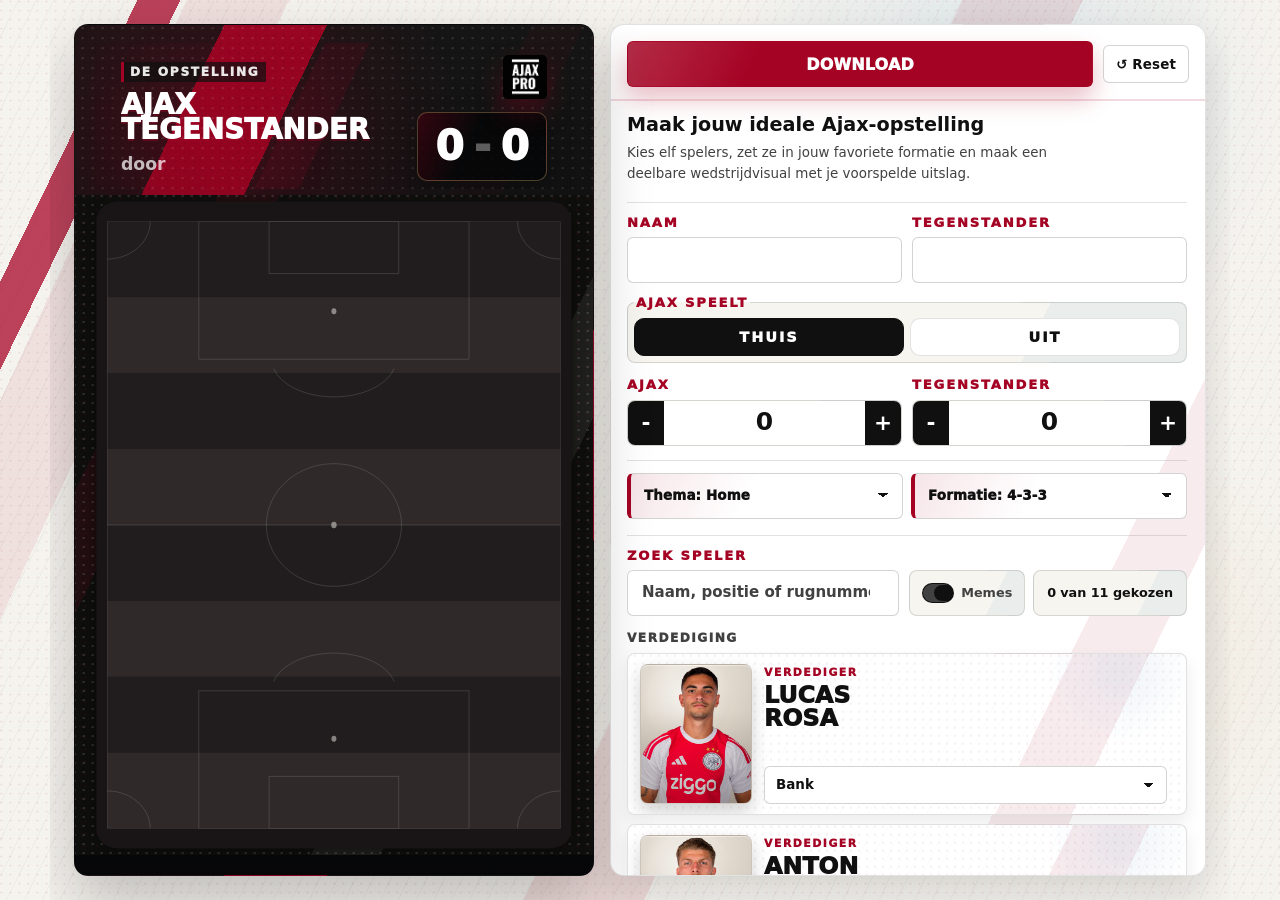
<file: index.html>
<!doctype html>
<html lang="nl">
  <head>
    <meta charset="UTF-8" />
    <meta name="viewport" content="width=device-width, initial-scale=1.0" />
    <meta name="robots" content="index,follow,max-image-preview:large,max-snippet:-1,max-video-preview:-1" />
    <meta
      name="description"
      content="Maak gratis je eigen Ajax-opstelling. Kies spelers en formatie, voorspel de uitslag en download of deel jouw opstelling als afbeelding."
    />
    <meta name="theme-color" content="#b30f24" />
    <link rel="canonical" href="https://opstelling.ajaxpro.fans/" />
    <title>Ajax Opstelling Maken – Line-up Maker | AjaxPro</title>

    <meta property="og:locale" content="nl_NL" />
    <meta property="og:type" content="website" />
    <meta property="og:site_name" content="AjaxPro" />
    <meta property="og:title" content="Ajax Opstelling Maken – Line-up Maker" />
    <meta
      property="og:description"
      content="Stel jouw ideale Ajax-elftal samen, kies een formatie en deel je opstelling als afbeelding."
    />
    <meta property="og:url" content="https://opstelling.ajaxpro.fans/" />
    <meta property="og:image" content="https://opstelling.ajaxpro.fans/assets/ajaxpro-opstelling-maker.webp" />
    <meta property="og:image:width" content="1200" />
    <meta property="og:image:height" content="630" />
    <meta property="og:image:alt" content="AjaxPro Opstelling Maker" />

    <meta name="twitter:card" content="summary_large_image" />
    <meta name="twitter:title" content="Ajax Opstelling Maken – Line-up Maker" />
    <meta
      name="twitter:description"
      content="Stel jouw ideale Ajax-elftal samen, kies een formatie en deel je opstelling als afbeelding."
    />
    <meta name="twitter:image" content="https://opstelling.ajaxpro.fans/assets/ajaxpro-opstelling-maker.webp" />
    <meta name="twitter:image:alt" content="AjaxPro Opstelling Maker" />

    <link rel="icon" href="Favicon/favicon.ico" sizes="any" />
    <link rel="icon" type="image/png" sizes="32x32" href="Favicon/favicon-32x32.png" />
    <link rel="icon" type="image/png" sizes="16x16" href="Favicon/favicon-16x16.png" />
    <link rel="apple-touch-icon" sizes="180x180" href="Favicon/apple-touch-icon.png" />
    <link rel="manifest" href="Favicon/site.webmanifest" />
    <link rel="stylesheet" href="styles.css?v=20260729-fluid-markers" />
    <script type="application/ld+json">
      {
        "@context": "https://schema.org",
        "@graph": [
          {
            "@type": "Organization",
            "@id": "https://opstelling.ajaxpro.fans/#organization",
            "name": "AjaxPro",
            "url": "https://opstelling.ajaxpro.fans/",
            "logo": {
              "@type": "ImageObject",
              "url": "https://opstelling.ajaxpro.fans/assets/ajaxpro-logo-black.png"
            },
            "sameAs": ["https://linktr.ee/AjaxPro_"]
          },
          {
            "@type": "WebSite",
            "@id": "https://opstelling.ajaxpro.fans/#website",
            "url": "https://opstelling.ajaxpro.fans/",
            "name": "AjaxPro Opstelling Maker",
            "description": "Gratis online tool om een Ajax-opstelling samen te stellen en te delen.",
            "inLanguage": "nl-NL",
            "publisher": {
              "@id": "https://opstelling.ajaxpro.fans/#organization"
            }
          },
          {
            "@type": "WebApplication",
            "@id": "https://opstelling.ajaxpro.fans/#app",
            "name": "AjaxPro Opstelling Maker",
            "url": "https://opstelling.ajaxpro.fans/",
            "description": "Maak een eigen Ajax-opstelling, kies spelers en formatie, voorspel de uitslag en download of deel het resultaat als afbeelding.",
            "applicationCategory": "SportsApplication",
            "operatingSystem": "Elk besturingssysteem met een moderne webbrowser",
            "browserRequirements": "JavaScript en een moderne webbrowser",
            "inLanguage": "nl-NL",
            "isAccessibleForFree": true,
            "offers": {
              "@type": "Offer",
              "price": "0",
              "priceCurrency": "EUR"
            },
            "featureList": [
              "Ajax-spelers selecteren",
              "Kiezen uit 4-3-3, 4-4-2 en 5-3-2",
              "Thuis- en uitwedstrijd instellen",
              "Verwachte uitslag invullen",
              "Opstelling downloaden als afbeelding",
              "Opstelling delen"
            ],
            "image": "https://opstelling.ajaxpro.fans/assets/ajaxpro-opstelling-maker.webp",
            "publisher": {
              "@id": "https://opstelling.ajaxpro.fans/#organization"
            },
            "isPartOf": {
              "@id": "https://opstelling.ajaxpro.fans/#website"
            }
          },
          {
            "@type": "FAQPage",
            "@id": "https://opstelling.ajaxpro.fans/#veelgestelde-vragen",
            "mainEntity": [
              {
                "@type": "Question",
                "name": "Hoe maak ik een Ajax-opstelling?",
                "acceptedAnswer": {
                  "@type": "Answer",
                  "text": "Vul de wedstrijdgegevens in, kies een formatie en wijs elf spelers toe aan de posities. Daarna kun je de spelers op het veld verslepen."
                }
              },
              {
                "@type": "Question",
                "name": "Welke formaties kan ik kiezen?",
                "acceptedAnswer": {
                  "@type": "Answer",
                  "text": "De AjaxPro Opstelling Maker ondersteunt 4-3-3, 4-4-2 en 5-3-2."
                }
              },
              {
                "@type": "Question",
                "name": "Kan ik mijn Ajax-opstelling downloaden en delen?",
                "acceptedAnswer": {
                  "@type": "Answer",
                  "text": "Ja. Je kunt de complete opstelling als afbeelding downloaden of via het deelmenu van je apparaat delen."
                }
              },
              {
                "@type": "Question",
                "name": "Wordt mijn opstelling opgeslagen?",
                "acceptedAnswer": {
                  "@type": "Answer",
                  "text": "Nee. Je naam, wedstrijdgegevens en spelerskeuzes blijven in je browser en worden niet door AjaxPro opgeslagen."
                }
              }
            ]
          }
        ]
      }
    </script>
  </head>
  <body data-theme="ajaxpro-kit" data-formation="4-3-3">
    <main class="app-shell">
      <section class="poster-panel" aria-label="AjaxPro opstelling preview">
        <article class="poster" id="poster">
          <header class="poster-header">
            <img class="poster-logo" src="assets/ajaxpro-logo-black.png" alt="AjaxPro" />
            <div class="poster-title">
              <p class="eyebrow">De opstelling</p>
              <h1><span id="posterMatchup">Ajax<br />Tegenstander</span></h1>
              <p class="creator-line">door <span id="posterCreatorTop"></span></p>
            </div>
            <div class="scoreline">
              <span id="posterAjaxScore">0</span>
              <span>-</span>
              <span id="posterOpponentScore">0</span>
            </div>
          </header>

          <div class="pitch" id="pitch" aria-label="Sleepbare 4-3-3 opstelling">
            <svg class="pitch-lines" viewBox="0 0 100 100" aria-hidden="true" preserveAspectRatio="none">
              <defs></defs>
              <g class="board-surface"></g>
              <g class="pitch-surface"></g>
              <g class="goal-surface"></g>
            </svg>
          </div>

        </article>
      </section>

      <section class="editor-panel" aria-label="Opstelling instellingen">
        <div class="editor-header editor-header-compact">
          <button class="primary-button" id="downloadButton" type="button" aria-label="Download opstelling">Download</button>
          <button class="ghost-button share-button" id="shareButton" type="button" aria-label="Deel opstelling">Delen</button>
          <button class="ghost-button reset-button" id="resetButton" type="button" aria-label="Reset opstelling">↺ Reset</button>
        </div>

          <div class="editor-scroll">
          <div class="mobile-brand" aria-label="AjaxPro Lineup Maker">
            <img src="assets/ajaxpro-logo-black.png" alt="AjaxPro" />
            <div>
              <p>AjaxPro</p>
              <h2>Opstelling Maker</h2>
            </div>
          </div>

          <section class="hub-intro" aria-labelledby="hub-intro-title">
            <h2 id="hub-intro-title">Maak jouw ideale Ajax-opstelling</h2>
            <p>
              Kies elf spelers, zet ze in jouw favoriete formatie en maak een deelbare
              wedstrijdvisual met je voorspelde uitslag.
            </p>
          </section>

          <form class="match-form panel-section" id="matchForm">
            <label>
              <span>Naam</span>
              <input id="creatorName" type="text" maxlength="28" />
            </label>
            <label>
              <span>Tegenstander</span>
              <input id="opponentName" type="text" maxlength="24" />
            </label>
            <fieldset class="venue-toggle">
              <legend>Ajax speelt</legend>
              <label>
                <input type="radio" name="venue" value="home" checked />
                <span>Thuis</span>
              </label>
              <label>
                <input type="radio" name="venue" value="away" />
                <span>Uit</span>
              </label>
            </fieldset>
            <div class="score-inputs" aria-label="Verwachte score">
              <div class="score-stepper">
                <span>Ajax</span>
                <div>
                  <button type="button" data-score-action="ajax-minus" aria-label="Ajax score omlaag">-</button>
                  <output id="ajaxScoreOutput">0</output>
                  <button type="button" data-score-action="ajax-plus" aria-label="Ajax score omhoog">+</button>
                </div>
              </div>
              <div class="score-stepper">
                <span id="opponentScoreLabel">Tegenstander</span>
                <div>
                  <button type="button" data-score-action="opponent-minus" aria-label="Tegenstander score omlaag">-</button>
                  <output id="opponentScoreOutput">0</output>
                  <button type="button" data-score-action="opponent-plus" aria-label="Tegenstander score omhoog">+</button>
                </div>
              </div>
            </div>
            <div class="mode-controls" aria-label="Weergave opties">
              <label class="theme-select">
                <select id="themeSelect" aria-label="Thema kiezen">
                  <option value="home">Thema: Home</option>
                  <option value="away">Thema: Away</option>
                  <option value="third">Thema: Third</option>
                  <option value="standard">Thema: Standaard</option>
                </select>
              </label>
              <label class="theme-select">
                <select id="formationSelect" aria-label="Formatie kiezen">
                  <option value="4-3-3">Formatie: 4-3-3</option>
                  <option value="4-4-2">Formatie: 4-4-2</option>
                  <option value="5-3-2">Formatie: 5-3-2</option>
                </select>
              </label>
            </div>
          </form>

          <div class="selection-toolbar panel-section">
            <label class="search-box">
              <span>Zoek speler</span>
              <input id="playerSearch" type="search" placeholder="Naam, positie of rugnummer" />
            </label>
            <div class="selection-summary">
              <label class="meme-checkbox">
                <input id="photoModeMeme" type="checkbox" />
                <span>Memes</span>
              </label>
              <div class="selection-count">
                <strong id="selectedCount">0</strong>
                <span>van 11 gekozen</span>
              </div>
            </div>
          </div>

          <div class="player-list" id="playerList" aria-live="polite"></div>

          <section class="hub-faq" id="veelgestelde-vragen" aria-labelledby="faq-title">
            <p class="eyebrow">Hulp bij de opstellingmaker</p>
            <h2 id="faq-title">Veelgestelde vragen</h2>

            <details>
              <summary>Hoe maak ik een Ajax-opstelling?</summary>
              <p>
                Vul de wedstrijdgegevens in, kies een formatie en wijs elf spelers toe aan de
                posities. Daarna kun je de spelers op het veld verslepen.
              </p>
            </details>
            <details>
              <summary>Welke formaties kan ik kiezen?</summary>
              <p>Je kunt kiezen uit 4-3-3, 4-4-2 en 5-3-2.</p>
            </details>
            <details>
              <summary>Kan ik mijn Ajax-opstelling downloaden en delen?</summary>
              <p>
                Ja. Download de complete opstelling als afbeelding of deel haar direct via het
                deelmenu van je apparaat.
              </p>
            </details>
            <details>
              <summary>Wordt mijn opstelling opgeslagen?</summary>
              <p>
                Nee. Je naam, wedstrijdgegevens en spelerskeuzes blijven in je browser en worden
                niet door AjaxPro opgeslagen. Lees meer in ons <a href="privacy.html">privacybeleid</a>.
              </p>
            </details>
          </section>

          <footer class="site-footer">
            <a href="privacy.html">Privacy</a>
          </footer>
        </div>
      </section>
    </main>

    <script src="script.js?v=20260922-ios-safari-export"></script>
  </body>
</html>
</file>
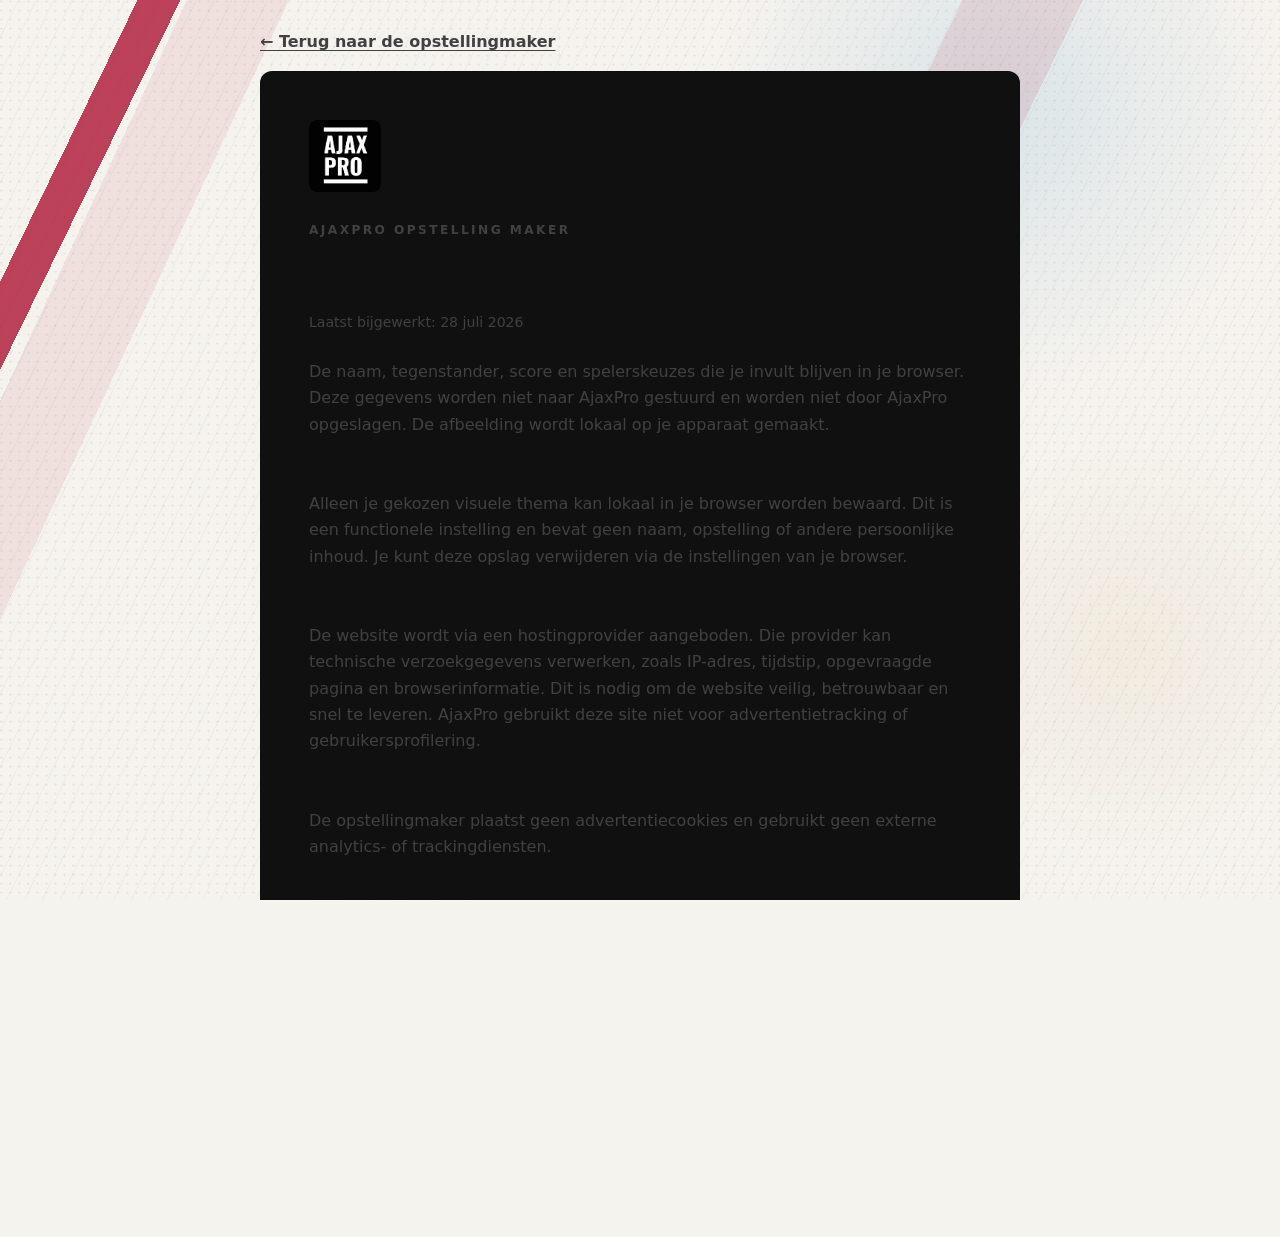
<file: privacy.html>
<!doctype html>
<html lang="nl">
  <head>
    <meta charset="UTF-8" />
    <meta name="viewport" content="width=device-width, initial-scale=1.0" />
    <meta name="robots" content="index,follow,max-snippet:-1" />
    <meta
      name="description"
      content="Lees hoe de AjaxPro Opstelling Maker omgaat met ingevulde wedstrijdgegevens, lokale opslag, downloads, delen en technische loggegevens."
    />
    <link rel="canonical" href="https://opstelling.ajaxpro.fans/privacy.html" />
    <title>Privacybeleid | AjaxPro Opstelling Maker</title>
    <meta property="og:locale" content="nl_NL" />
    <meta property="og:type" content="website" />
    <meta property="og:site_name" content="AjaxPro" />
    <meta property="og:title" content="Privacybeleid | AjaxPro Opstelling Maker" />
    <meta
      property="og:description"
      content="Zo gaat de AjaxPro Opstelling Maker om met je ingevulde gegevens, downloads en lokale opslag."
    />
    <meta property="og:url" content="https://opstelling.ajaxpro.fans/privacy.html" />
    <meta property="og:image" content="https://opstelling.ajaxpro.fans/assets/ajaxpro-opstelling-maker.webp" />
    <link rel="icon" href="Favicon/favicon.ico" sizes="any" />
    <link rel="stylesheet" href="styles.css?v=20260729-fluid-markers" />
  </head>
  <body class="privacy-page" data-theme="ajaxpro-kit">
    <main class="privacy-shell">
      <a class="privacy-back" href="/">← Terug naar de opstellingmaker</a>

      <article class="privacy-card">
        <img class="privacy-logo" src="assets/ajaxpro-logo-black.png" alt="AjaxPro" />
        <p class="eyebrow">AjaxPro Opstelling Maker</p>
        <h1>Privacy</h1>
        <p class="privacy-updated">Laatst bijgewerkt: 28 juli 2026</p>

        <section>
          <h2>Welke gegevens gebruiken we?</h2>
          <p>
            De naam, tegenstander, score en spelerskeuzes die je invult blijven in je browser.
            Deze gegevens worden niet naar AjaxPro gestuurd en worden niet door AjaxPro opgeslagen.
            De afbeelding wordt lokaal op je apparaat gemaakt.
          </p>
        </section>

        <section>
          <h2>Lokale opslag</h2>
          <p>
            Alleen je gekozen visuele thema kan lokaal in je browser worden bewaard. Dit is een
            functionele instelling en bevat geen naam, opstelling of andere persoonlijke inhoud.
            Je kunt deze opslag verwijderen via de instellingen van je browser.
          </p>
        </section>

        <section>
          <h2>Hosting en technische loggegevens</h2>
          <p>
            De website wordt via een hostingprovider aangeboden. Die provider kan technische
            verzoekgegevens verwerken, zoals IP-adres, tijdstip, opgevraagde pagina en
            browserinformatie. Dit is nodig om de website veilig, betrouwbaar en snel te leveren.
            AjaxPro gebruikt deze site niet voor advertentietracking of gebruikersprofilering.
          </p>
        </section>

        <section>
          <h2>Cookies en analytics</h2>
          <p>
            De opstellingmaker plaatst geen advertentiecookies en gebruikt geen externe
            analytics- of trackingdiensten.
          </p>
        </section>

        <section>
          <h2>Downloaden en delen</h2>
          <p>
            Downloaden gebeurt rechtstreeks op je apparaat. Als je de deelfunctie gebruikt,
            kies je zelf via het deelmenu van je apparaat met welke app of persoon je de
            afbeelding deelt. Vanaf dat moment gelden ook de privacyvoorwaarden van die app.
          </p>
        </section>

        <section>
          <h2>Vragen over privacy</h2>
          <p>
            Neem contact op via de publieke
            <a href="https://linktr.ee/AjaxPro_" rel="noopener noreferrer">AjaxPro-kanalen</a>.
            Vermeld geen gevoelige persoonsgegevens in een openbaar bericht.
          </p>
        </section>
      </article>
    </main>
  </body>
</html>
</file>
<file: styles.css>
:root {
  color-scheme: dark;
  --page-bg: #05070d;
  --panel-bg: #0a0f19;
  --card-bg: #111926;
  --card-active-bg: #182231;
  --input-bg: #121b2a;
  --input-active-bg: #182231;
  --border: #2c3749;
  --border-strong: rgba(246, 247, 251, 0.22);
  --text-primary: #f6f7fb;
  --text-secondary: #a7afbf;
  --text-muted-soft: #717b8d;
  --primary-red: #b30f24;
  --primary-red-hover: #cf1731;
  --red-rgb: 179, 15, 36;
  --ajax-red: var(--primary-red);
  --ajax-red-bright: var(--primary-red-hover);
  --ajax-red-dark: #8f0b1c;
  --ink: var(--page-bg);
  --paper: var(--text-primary);
  --muted: var(--text-secondary);
  --panel: var(--panel-bg);
  --panel-soft: var(--card-bg);
  --line: var(--border);
  --grass: #078b59;
  --grass-dark: #056a46;
  --grass-light: #16ad6f;
  --shadow: 0 18px 44px rgba(0, 0, 0, 0.24);
  --control-radius: 10px;
  --card-radius: 12px;
  --control-height: 46px;
  --field-gap: 10px;
  --section-gap: 14px;
}

* {
  box-sizing: border-box;
}

body {
  margin: 0;
  min-height: 100vh;
  color: var(--ink);
  font-family:
    Inter, ui-sans-serif, system-ui, -apple-system, BlinkMacSystemFont, "Segoe UI", sans-serif;
  background:
    radial-gradient(circle at 78% 2%, rgba(126, 155, 212, 0.13), transparent 23%),
    radial-gradient(circle at 18% 72%, rgba(179, 15, 36, 0.08), transparent 27%),
    var(--page-bg);
  scrollbar-color: var(--text-muted-soft) var(--panel-bg);
  scrollbar-width: thin;
}

::-webkit-scrollbar {
  width: 8px;
  height: 8px;
}

::-webkit-scrollbar-track {
  background: var(--panel-bg);
}

::-webkit-scrollbar-thumb {
  background: var(--text-muted-soft);
  border-radius: 999px;
}

::-webkit-scrollbar-thumb:hover {
  background: var(--text-secondary);
}

button,
input,
select {
  font: inherit;
}

button {
  border: 0;
}

.app-shell {
  display: grid;
  gap: 16px;
  width: min(1180px, 100%);
  margin: 0 auto;
  padding: 12px;
}

.poster-panel,
.editor-panel {
  min-width: 0;
}

.poster {
  position: relative;
  display: grid;
  gap: 0;
  width: min(100%, 520px);
  margin: 0 auto;
  min-height: 760px;
  padding: 18px 18px 14px;
  overflow: hidden;
  color: var(--paper);
  font-family:
    Inter, ui-sans-serif, system-ui, -apple-system, BlinkMacSystemFont, "Segoe UI", sans-serif;
  background:
    radial-gradient(circle at 50% 28%, rgba(var(--red-rgb), 0.1), transparent 13rem),
    linear-gradient(180deg, var(--panel-bg) 0%, var(--panel-bg) 100%),
    var(--panel-bg);
  border-radius: 24px;
  box-shadow: 0 22px 70px rgba(0, 0, 0, 0.34);
}

.poster::after {
  content: "";
  position: absolute;
  inset: 0;
  pointer-events: none;
  background:
    repeating-linear-gradient(18deg, rgba(255, 255, 255, 0.018) 0 2px, transparent 2px 14px),
    linear-gradient(180deg, transparent 0%, rgba(0, 0, 0, 0.34) 82%);
}

.poster::before {
  display: none;
}

.poster > * {
  position: relative;
  z-index: 1;
  margin-inline: 0;
  min-width: 0;
}

.poster-header,
.poster-footer {
  display: flex;
  align-items: center;
  justify-content: center;
  gap: 14px;
  padding: 0;
  background: transparent;
  border: 0;
  border-radius: 0;
  max-width: 100%;
  min-width: 0;
}

.poster-header {
  position: relative;
  display: grid;
  grid-template-columns: minmax(0, 1fr);
  gap: 12px;
  min-height: 146px;
  align-content: start;
  align-items: stretch;
  padding: 18px 28px 0;
  overflow: hidden;
  text-align: left;
}

.poster-header::before {
  content: "";
  position: absolute;
  inset: 0;
  pointer-events: none;
  background: radial-gradient(circle at 30% 55%, rgba(var(--red-rgb), 0.14), transparent 38%);
  opacity: 0.68;
  z-index: 0;
}

.poster-header > div,
.poster-title {
  min-width: 0;
}

.poster-title {
  width: min(100%, var(--title-max-width, calc(100% - 156px)));
  position: relative;
  z-index: 1;
}

.poster-logo {
  position: absolute;
  top: 12px;
  right: 28px;
  display: block;
  width: 44px;
  height: auto;
  margin: 0;
  box-shadow: 0 10px 24px rgba(0, 0, 0, 0.24);
  z-index: 2;
}

.eyebrow {
  margin: 0 0 10px;
  color: rgba(255, 255, 255, 0.62);
  font-size: 0.76rem;
  font-weight: 900;
  letter-spacing: 0.2em;
  text-transform: uppercase;
}

h1,
h2 {
  margin: 0;
  line-height: 1;
}

h1 {
  color: var(--text-primary);
  max-width: 100%;
  font-size: var(--matchup-size, clamp(2.25rem, 10vw, 3.05rem));
  font-weight: 950;
  line-height: 0.9;
  letter-spacing: 0;
  text-shadow: none;
  text-transform: uppercase;
  white-space: normal;
}

h1 span {
  display: block;
  min-width: 0;
  overflow: hidden;
}

h2 {
  font-size: 1.55rem;
}

.creator-line {
  margin: 12px 0 0;
  color: rgba(255, 255, 255, 0.55);
  font-size: clamp(0.95rem, 3.4vw, 1.08rem);
  font-weight: 750;
  text-transform: none;
}

.community-badge {
  display: none;
  flex: 0 0 auto;
  padding: 9px 11px;
  color: var(--text-primary);
  font-size: 0.78rem;
  font-weight: 900;
  text-transform: uppercase;
  background: var(--ajax-red);
  border-radius: 6px;
}

.scoreline {
  position: absolute;
  right: 28px;
  bottom: 8px;
  display: inline-flex;
  align-items: center;
  justify-content: center;
  gap: 10px;
  min-width: 112px;
  min-height: 68px;
  padding: 13px 17px;
  color: #ffffff;
  font-size: clamp(1.8rem, 7vw, 2.55rem);
  font-weight: 950;
  line-height: 1;
  background: rgba(5, 8, 13, 0.54);
  border: 1px solid var(--border);
  border-radius: 16px;
  box-shadow: 0 14px 30px rgba(0, 0, 0, 0.28);
  text-shadow: none;
  z-index: 1;
}

.scoreline span:nth-child(2) {
  color: rgba(255, 255, 255, 0.35);
}

.pitch {
  position: relative;
  width: 112%;
  max-width: none;
  margin: 6px -6% 0;
  aspect-ratio: 0.78;
  overflow: hidden;
  touch-action: none;
  border: 0;
  border-radius: 0 0 24px 24px;
  background: transparent;
  clip-path: none;
  box-shadow: none;
  contain: paint;
}

.pitch-lines {
  position: absolute;
  inset: 0;
  width: 100%;
  height: 100%;
  z-index: 1;
  pointer-events: none;
  overflow: visible;
}

.board-shadow {
  fill: rgba(0, 0, 0, 0.42);
  filter: blur(1.2px);
}

.board-base {
  fill: var(--card-bg);
}

.board-lip {
  fill: var(--input-bg);
}

.board-rail {
  fill: var(--panel-bg);
}

.board-highlight {
  display: none;
}

.board-inner-highlight {
  display: none;
}

.pitch-fill {
  fill: var(--panel-bg);
}

.stripe-dark {
  fill: var(--panel-bg);
}

.stripe-light {
  fill: var(--card-bg);
}

.field-line {
  fill: none;
  stroke: rgba(255, 255, 255, 0.46);
  stroke-width: 0.26;
  vector-effect: non-scaling-stroke;
}

.field-dot {
  fill: rgba(255, 255, 255, 0.55);
}

.boundary-line {
  stroke: rgba(255, 255, 255, 0.5);
}

.goal-frame {
  fill: none;
  stroke: rgba(255, 255, 255, 0.9);
  stroke-width: 0.72;
  stroke-linejoin: round;
  vector-effect: non-scaling-stroke;
}

.goal-net {
  fill: none;
  stroke: rgba(255, 255, 255, 0.22);
  stroke-width: 0.12;
  vector-effect: non-scaling-stroke;
}

.goal-shadow {
  fill: rgba(0, 0, 0, 0.28);
}

.player-marker {
  position: absolute;
  left: var(--x);
  top: var(--y);
  width: clamp(78px, 14vw, 102px);
  display: grid;
  justify-items: center;
  gap: 4px;
  color: #ffffff;
  cursor: grab;
  background: transparent;
  transform: translate(-50%, -50%);
  z-index: 2;
  transition:
    filter 160ms ease,
    transform 160ms ease;
}

.player-marker::before {
  content: "";
  position: absolute;
  top: -18px;
  left: 50%;
  width: 128px;
  height: 138px;
  pointer-events: none;
  background: radial-gradient(circle, rgba(var(--red-rgb), 0.1), transparent 72%);
  transform: translateX(-50%);
  z-index: -1;
}

.player-marker.is-dragging {
  cursor: grabbing;
  filter: drop-shadow(0 14px 20px rgba(0, 0, 0, 0.35));
  transform: translate(-50%, -50%) scale(1.05);
  z-index: 5;
}

.marker-photo {
  position: relative;
  display: grid;
  place-items: center;
  width: 68px;
  height: 82px;
  overflow: hidden;
  color: var(--page-bg);
  font-weight: 950;
  background:
    radial-gradient(circle at 34% 16%, rgba(255, 255, 255, 0.86), transparent 37%),
    radial-gradient(circle at 78% 34%, rgba(255, 255, 255, 0.32), transparent 32%),
    linear-gradient(180deg, #e8e1d7 0%, #d8cfc4 100%);
  border: 1px solid rgba(255, 255, 255, 0.32);
  border-radius: 7px;
  box-shadow:
    0 11px 16px rgba(0, 0, 0, 0.3),
    inset 0 1px 0 rgba(255, 255, 255, 0.52);
}

.marker-photo img {
  position: relative;
  z-index: 1;
  width: 100%;
  height: 100%;
  object-fit: cover;
  object-position: center top;
  filter: saturate(1.05) contrast(1.04) brightness(1.04);
  transform: scale(var(--photo-scale, 1.04));
  transform-origin: center top;
}

.marker-photo span {
  display: grid;
  place-items: center;
  width: 100%;
  height: 100%;
  font-size: 1.48rem;
}

.marker-name {
  width: max-content;
  max-width: 106px;
  margin-top: 2px;
  padding: 5px 9px;
  overflow: hidden;
  font-size: 0.72rem;
  font-weight: 950;
  line-height: 1.1;
  text-align: center;
  text-overflow: ellipsis;
  text-shadow: 0 1px 3px rgba(0, 0, 0, 0.75);
  white-space: nowrap;
  background: rgba(5, 8, 13, 0.84);
  border-radius: 6px;
  box-shadow: 0 5px 10px rgba(0, 0, 0, 0.26);
}

.marker-slot {
  display: none;
}

.poster-footer {
  justify-content: flex-end;
  min-height: 34px;
  background: transparent;
  border: 0;
  padding-block: 0;
}

.poster-footer a {
  color: var(--text-primary);
  font-size: 0.8rem;
  font-weight: 900;
  text-align: right;
  text-decoration: none;
}

.editor-panel {
  display: grid;
  grid-template-rows: auto minmax(0, 1fr);
  gap: 0;
  padding: 0;
  overflow: hidden;
  color: var(--text-primary);
  background: var(--panel-bg);
  border: 1px solid var(--border);
  border-radius: 24px;
  box-shadow: var(--shadow);
  scrollbar-color: var(--text-muted-soft) var(--panel-bg);
  scrollbar-width: thin;
}

.editor-scroll {
  display: grid;
  align-content: start;
  gap: 16px;
  min-height: 0;
  padding: 0 16px 22px;
  overflow-y: auto;
  overflow-x: hidden;
  background: var(--panel-bg);
  scrollbar-color: var(--text-muted-soft) var(--panel-bg);
  scrollbar-width: thin;
}

.mobile-brand {
  display: none;
}

.editor-header,
.selection-toolbar,
.export-actions {
  display: grid;
  gap: var(--field-gap);
}

.editor-header {
  display: grid;
  grid-template-columns: minmax(0, 1fr) auto;
  gap: 10px;
  align-items: center;
  padding: 16px 16px 12px;
  background: var(--panel-bg);
}

.editor-header-compact {
  margin-bottom: 0;
}

.editor-header .eyebrow,
.match-form span,
.search-box span {
  color: var(--text-primary);
}

.ghost-button,
.primary-button,
.secondary-button {
  min-height: var(--control-height);
  padding: 0 14px;
  cursor: pointer;
  border-radius: var(--control-radius);
  font-size: 0.96rem;
  font-weight: 850;
  letter-spacing: 0.01em;
  transition:
    transform 180ms ease,
    background-color 180ms ease,
    border-color 180ms ease;
}

.ghost-button:hover,
.primary-button:hover,
.secondary-button:hover {
  transform: translateY(-1px);
}

.ghost-button:disabled,
.primary-button:disabled,
.secondary-button:disabled {
  cursor: wait;
  opacity: 0.62;
  transform: none;
}

.ghost-button {
  color: var(--text-secondary);
  background: transparent;
  border: 1px solid var(--border);
  font-weight: 800;
}

.ghost-button:hover,
.secondary-button:hover {
  color: var(--text-primary);
  background: var(--input-active-bg);
}

.ghost-button:focus-visible,
.secondary-button:focus-visible {
  color: var(--text-primary);
  background: var(--input-active-bg);
  border-color: var(--border-strong);
}

.reset-button {
  min-height: 38px;
  padding: 0 12px;
  font-size: 0.84rem;
  white-space: nowrap;
}

.share-button {
  display: none;
  white-space: nowrap;
}

.theme-toggle {
  min-height: 38px;
  padding: 0 12px;
  font-size: 0.84rem;
  white-space: nowrap;
}

.theme-select {
  display: block;
  min-width: 0;
}

.theme-select select {
  min-height: var(--control-height);
  width: 100%;
  padding: 0 34px 0 13px;
  color: var(--text-primary);
  cursor: pointer;
  appearance: none;
  background:
    linear-gradient(45deg, transparent 50%, currentColor 50%),
    linear-gradient(135deg, currentColor 50%, transparent 50%),
    var(--input-bg);
  background-position:
    calc(100% - 19px) 19px,
    calc(100% - 14px) 19px,
    0 0;
  background-repeat: no-repeat;
  background-size: 5px 5px, 5px 5px, auto;
  border: 1px solid var(--border);
  border-radius: var(--control-radius);
  outline: none;
  font-size: 0.84rem;
  font-weight: 850;
  white-space: nowrap;
}

.panel-section {
  padding-top: 12px;
  border-top: 1px solid rgba(246, 247, 251, 0.08);
}

.match-form,
.score-inputs {
  display: grid;
  gap: var(--field-gap);
}

.match-form {
  grid-template-columns: 1fr 1fr;
  row-gap: 12px;
}

.match-form > label,
.venue-toggle,
.score-inputs,
.mode-controls {
  min-width: 0;
}

.venue-toggle,
.score-inputs,
.mode-controls {
  grid-column: 1 / -1;
}

.match-form label,
.search-box {
  display: grid;
  gap: 7px;
  color: var(--text-primary);
  font-size: 0.82rem;
  font-weight: 800;
  line-height: 1.15;
  letter-spacing: 0.02em;
  text-transform: uppercase;
}

.match-form > label > input,
.search-box input,
.player-row select {
  width: 100%;
  min-height: var(--control-height);
  color: var(--text-primary);
  background: var(--input-bg);
  border: 1px solid var(--border);
  border-radius: var(--control-radius);
  outline: none;
  padding: 0 14px;
  font-size: 0.94rem;
  font-weight: 700;
}

.match-form > label > input::placeholder,
.search-box input::placeholder {
  color: var(--text-secondary);
}

.match-form > label > input:focus,
.search-box input:focus,
.player-row select:focus,
.theme-select select:focus,
.score-stepper button:focus-visible,
.venue-toggle input:focus-visible + span,
.meme-checkbox input:focus-visible + span,
.player-marker:focus-visible,
.ghost-button:focus-visible,
.primary-button:focus-visible,
.secondary-button:focus-visible {
  background-color: var(--input-active-bg);
  border-color: var(--border-strong);
  box-shadow: 0 0 0 2px var(--border-strong);
}

.score-inputs {
  grid-template-columns: 1fr 1fr;
  margin-top: 2px;
  margin-bottom: 0;
}

.mode-controls {
  display: grid;
  grid-template-columns: minmax(0, 1fr) minmax(0, 1fr);
  align-items: center;
  gap: 8px;
  margin-top: 2px;
  padding-top: 12px;
  border-top: 1px solid rgba(246, 247, 251, 0.08);
}

.mode-controls .theme-select select {
  min-height: var(--control-height);
}

.mode-controls .theme-select {
  color: inherit;
  font-size: inherit;
  font-weight: inherit;
  letter-spacing: 0;
  line-height: normal;
  text-transform: none;
}

.mode-controls .theme-select {
  display: block;
  min-width: 0;
}

.mode-controls .theme-select select {
  min-width: 0;
}

body[data-formation="5-3-2"] .player-marker.is-compact .marker-photo {
  width: 58px;
  height: 70px;
}

body[data-formation="5-3-2"] .player-marker.is-compact .marker-name {
  max-width: 90px;
  padding: 4px 7px;
  font-size: 0.72rem;
}

@media (max-width: 420px) {
  body[data-formation="5-3-2"] .player-marker.is-compact .marker-photo {
    width: 45px;
    height: 54px;
  }

  body[data-formation="5-3-2"] .player-marker.is-compact .marker-name {
    max-width: 68px;
    padding: 3px 6px;
    font-size: 0.56rem;
  }
}

.venue-toggle {
  display: grid;
  grid-template-columns: 1fr 1fr;
  gap: 6px;
  margin: 0;
  padding: 6px;
  background: rgba(17, 25, 38, 0.72);
  border: 1px solid var(--border);
  border-radius: var(--card-radius);
}

.venue-toggle legend {
  grid-column: 1 / -1;
  margin-bottom: 2px;
  color: var(--text-primary);
  font-size: 0.82rem;
  font-weight: 800;
  letter-spacing: 0.02em;
  text-transform: uppercase;
}

.venue-toggle label {
  position: relative;
}

.venue-toggle input {
  position: absolute;
  inset: 0;
  opacity: 0;
}

.venue-toggle span {
  display: grid;
  place-items: center;
  min-height: 38px;
  color: var(--text-secondary);
  background: var(--panel-bg);
  border: 1px solid var(--border);
  border-radius: var(--control-radius);
  font-size: 0.9rem;
  font-weight: 800;
}

.venue-toggle input:checked + span {
  color: var(--text-primary);
  background: var(--input-active-bg);
  border-color: var(--border-strong);
}

.score-stepper {
  display: grid;
  gap: 7px;
}

.score-stepper > span {
  color: var(--text-primary);
  font-size: 0.82rem;
  font-weight: 800;
  line-height: 1.15;
  letter-spacing: 0.02em;
  text-transform: uppercase;
}

.score-stepper div {
  display: grid;
  grid-template-columns: 36px 1fr 36px;
  min-height: var(--control-height);
  overflow: hidden;
  background: var(--input-bg);
  border: 1px solid var(--border);
  border-radius: var(--control-radius);
}

.score-stepper button {
  color: var(--text-primary);
  cursor: pointer;
  font-size: 1.35rem;
  font-weight: 900;
  background: var(--input-active-bg);
}

.score-stepper output {
  display: grid;
  place-items: center;
  color: var(--text-primary);
  font-size: 1.56rem;
  font-weight: 900;
  line-height: 1;
  background: var(--input-bg);
}

.selection-toolbar {
  grid-template-columns: 1fr auto;
  align-items: end;
  gap: 10px;
}

.selection-summary {
  display: flex;
  align-items: center;
  justify-content: flex-end;
  gap: 8px;
  min-width: max-content;
}

.meme-checkbox {
  position: relative;
  display: inline-flex;
  align-items: center;
}

.meme-checkbox input {
  position: absolute;
  inset: 0;
  opacity: 0;
}

.meme-checkbox span {
  display: inline-flex;
  align-items: center;
  gap: 7px;
  min-height: var(--control-height);
  padding: 0 12px;
  color: var(--text-secondary);
  cursor: pointer;
  font-size: 0.8rem;
  font-weight: 850;
  white-space: nowrap;
  background: rgba(24, 34, 49, 0.72);
  border: 1px solid rgba(246, 247, 251, 0.08);
  border-radius: 104px;
}

.meme-checkbox span::before {
  content: "";
  width: 30px;
  height: 18px;
  background: var(--panel-bg);
  border: 1px solid var(--border);
  border-radius: 999px;
  box-shadow: inset 10px 0 0 1px var(--text-secondary);
}

.meme-checkbox input:checked + span {
  color: var(--text-primary);
  border-color: var(--border-strong);
}

.meme-checkbox input:checked + span::before {
  background: var(--primary-red);
  border-color: var(--primary-red);
  box-shadow: inset -10px 0 0 1px #ffffff;
}

.meme-checkbox input:indeterminate + span::before {
  background: var(--panel-bg);
  border-color: var(--primary-red);
  box-shadow: inset 0 0 0 5px var(--primary-red);
}

.meme-checkbox input:disabled + span {
  cursor: not-allowed;
  opacity: 0.5;
}

.selection-count {
  display: flex;
  align-items: center;
  justify-content: center;
  gap: 4px;
  min-width: max-content;
  min-height: var(--control-height);
  padding: 0 13px;
  color: var(--text-primary);
  font-size: 0.8rem;
  font-weight: 850;
  white-space: nowrap;
  background: rgba(24, 34, 49, 0.72);
  border: 1px solid rgba(246, 247, 251, 0.08);
  border-radius: 104px;
}

.selection-count strong {
  color: var(--text-primary);
}

.player-list {
  display: grid;
  gap: 24px;
  overflow: visible;
  padding-right: 0;
}

.player-group {
  display: grid;
  gap: 9px;
}

.player-group-title {
  margin: 0;
  color: var(--text-secondary);
  font-size: 0.76rem;
  font-weight: 950;
  line-height: 1;
  letter-spacing: 0.12em;
  text-transform: uppercase;
}

.player-group-list {
  display: grid;
  gap: 9px;
}

.player-row {
  position: relative;
  display: grid;
  grid-template-columns: 112px minmax(0, 1fr);
  grid-template-rows: auto auto;
  gap: 7px 12px;
  align-items: stretch;
  min-height: 132px;
  padding: 10px 12px;
  overflow: visible;
  background: rgba(17, 25, 38, 0.78);
  border: 1px solid var(--border);
  border-radius: var(--card-radius);
  animation: reveal 420ms ease both;
}

.player-row:hover {
  background: var(--card-active-bg);
}

.player-row.is-selected {
  background: var(--card-active-bg);
  border-color: var(--primary-red);
  box-shadow: inset 0 0 0 1px var(--primary-red);
}

.player-head {
  position: relative;
  display: grid;
  place-items: center;
  grid-row: 1 / 3;
  align-self: start;
  width: 100%;
  height: auto;
  min-height: 0;
  aspect-ratio: 4 / 5;
  margin-top: 0;
  overflow: hidden;
  color: var(--page-bg);
  font-weight: 950;
  background:
    radial-gradient(circle at 38% 12%, rgba(255, 255, 255, 0.9), transparent 34%),
    radial-gradient(circle at 82% 34%, rgba(255, 255, 255, 0.34), transparent 32%),
    linear-gradient(180deg, #e9e2d8 0%, #d8cfc4 100%);
  border: 1px solid rgba(255, 255, 255, 0.24);
  border-radius: 10px;
  box-shadow:
    inset 0 1px 0 rgba(255, 255, 255, 0.55),
    0 8px 18px rgba(0, 0, 0, 0.18);
}

.player-head::before,
.marker-photo::before {
  content: "";
  position: absolute;
  inset: 0;
  pointer-events: none;
  background:
    linear-gradient(105deg, rgba(255, 255, 255, 0.18) 0%, transparent 34%),
    radial-gradient(circle at 72% 28%, rgba(116, 103, 90, 0.1), transparent 34%);
  mix-blend-mode: soft-light;
  z-index: 2;
}

.player-head::after,
.marker-photo::after {
  content: "";
  position: absolute;
  inset: 0;
  z-index: 3;
  pointer-events: none;
  background:
    radial-gradient(circle at 45% 28%, transparent 36%, rgba(38, 30, 24, 0.18) 100%),
    linear-gradient(180deg, rgba(255, 255, 255, 0.08) 0%, transparent 34%, rgba(32, 24, 18, 0.16) 100%);
  mix-blend-mode: multiply;
}

.player-head img {
  position: relative;
  z-index: 1;
  width: 100%;
  height: 100%;
  object-fit: cover;
  object-position: center top;
  filter: saturate(1.04) contrast(1.05) brightness(1.04);
  transform: scale(var(--photo-scale, 1.08));
  transform-origin: center top;
}

.player-head span {
  display: grid;
  place-items: center;
  width: 100%;
  height: 100%;
  color: var(--text-primary);
  font-size: 1.06rem;
  font-weight: 900;
}

.player-meta {
  min-width: 0;
  align-self: start;
  padding-top: 2px;
}

.player-name {
  margin: 0;
  overflow-wrap: anywhere;
  color: var(--text-primary);
  font-size: clamp(1.16rem, 2.1vw, 1.48rem);
  font-weight: 850;
  line-height: 0.96;
  letter-spacing: 0;
  text-transform: uppercase;
  text-overflow: ellipsis;
}

.player-name span {
  display: block;
}

.player-role {
  margin: 0 0 5px;
  color: var(--text-secondary);
  font-size: 0.68rem;
  font-weight: 800;
  letter-spacing: 0.06em;
  text-transform: uppercase;
}

.player-actions {
  display: grid;
  grid-template-columns: minmax(0, 1fr) auto;
  grid-column: 2;
  align-self: end;
  gap: 7px;
}

.player-actions select {
  min-height: 38px;
  padding: 0 34px 0 11px;
  font-size: 0.84rem;
  font-weight: 700;
  appearance: none;
  background-image:
    linear-gradient(45deg, transparent 50%, #ffffff 50%),
    linear-gradient(135deg, #ffffff 50%, transparent 50%);
  background-position:
    calc(100% - 17px) 16px,
    calc(100% - 12px) 16px;
  background-repeat: no-repeat;
  background-size: 5px 5px, 5px 5px;
}

.player-meme-toggle {
  position: relative;
  display: inline-flex;
}

.player-meme-toggle input {
  position: absolute;
  inset: 0;
  opacity: 0;
}

.player-meme-control {
  display: inline-flex;
  align-items: center;
  gap: 8px;
  min-height: 38px;
  padding: 0 10px;
  color: var(--text-secondary);
  cursor: pointer;
  font-size: 0.68rem;
  font-weight: 850;
  text-transform: uppercase;
  background: var(--input-bg);
  border: 1px solid var(--border);
  border-radius: var(--control-radius);
}

.player-meme-track {
  position: relative;
  flex: 0 0 auto;
  width: 34px;
  height: 20px;
  background: #55575b;
  border: 1px solid #3c3e42;
  border-radius: 999px;
  transition:
    background-color 150ms ease,
    border-color 150ms ease;
}

.player-meme-track::after {
  content: "";
  position: absolute;
  top: 2px;
  left: 2px;
  width: 14px;
  height: 14px;
  background: #ffffff;
  border-radius: 50%;
  box-shadow: 0 1px 3px rgba(0, 0, 0, 0.32);
  transition: transform 150ms ease;
}

.player-meme-toggle input:checked + .player-meme-control {
  color: var(--text-primary);
  border-color: var(--border-strong);
}

.player-meme-toggle input:checked + .player-meme-control .player-meme-track {
  background: var(--primary-red);
  border-color: var(--primary-red);
}

.player-meme-toggle input:checked + .player-meme-control .player-meme-track::after {
  transform: translateX(14px);
}

.player-meme-toggle input:focus-visible + .player-meme-control {
  border-color: var(--border-strong);
  box-shadow: 0 0 0 2px var(--border-strong);
}

.export-actions {
  grid-template-columns: 1fr;
}

.primary-button {
  min-height: var(--control-height);
  color: var(--text-primary);
  font-size: 1rem;
  font-weight: 950;
  background: var(--primary-red);
}

.primary-button:hover {
  background: var(--primary-red-hover);
}

.secondary-button {
  color: var(--panel-bg);
  font-weight: 900;
  background: #f4f4f4;
}

.empty-state {
  padding: 24px;
  color: var(--text-secondary);
  text-align: center;
  background: var(--card-bg);
  border: 1px solid var(--border);
  border-radius: var(--card-radius);
}

@keyframes reveal {
  from {
    opacity: 0;
    transform: translateY(8px);
  }

  to {
    opacity: 1;
    transform: translateY(0);
  }
}

@media (max-width: 719px) {
  html,
  body {
    min-height: 100%;
    overflow-x: hidden;
    overflow-y: auto;
  }

  .app-shell {
    grid-template-columns: 1fr;
    width: 100%;
    gap: 14px;
    padding: 0 0 calc(140px + env(safe-area-inset-bottom));
  }

  .editor-panel {
    order: 1;
    display: block;
    padding: 0;
    overflow: visible;
    border-radius: 0 0 20px 20px;
  }

  .editor-scroll {
    gap: 14px;
    padding: 14px;
    overflow: visible;
    border-radius: inherit;
  }

  .poster-panel {
    order: 2;
    padding: 0 14px 14px;
  }

  .app-shell > .hub-faq {
    order: 3;
    margin: 0 14px;
    padding: 18px 0 0;
  }

  .mobile-brand {
    display: flex;
    align-items: center;
    gap: 12px;
    padding: 4px 0 2px;
    color: var(--text-primary);
  }

  .mobile-brand img {
    width: 54px;
    height: 54px;
    object-fit: contain;
    flex: 0 0 auto;
  }

  .mobile-brand p {
    margin: 0 0 3px;
    color: var(--text-secondary);
    font-size: 0.78rem;
    font-weight: 900;
    text-transform: uppercase;
  }

  .mobile-brand h2 {
    margin: 0;
    font-size: 1.35rem;
    line-height: 1;
    text-transform: uppercase;
  }

  .editor-header {
    position: fixed;
    left: 12px;
    right: 12px;
    bottom: calc(12px + env(safe-area-inset-bottom));
    z-index: 100;
    order: 10;
    grid-template-columns: minmax(0, 1.2fr) minmax(0, 0.9fr) auto;
    padding: 10px;
    margin: 0;
    background: rgba(10, 15, 25, 0.94);
    border: 1px solid var(--border);
    border-radius: 16px;
    box-shadow: 0 16px 40px rgba(0, 0, 0, 0.42);
    backdrop-filter: blur(14px);
  }

  .share-button {
    display: block;
  }

  .match-form {
    order: 2;
  }

  .hub-intro {
    order: 1;
  }

  .selection-toolbar {
    order: 3;
  }

  .player-list {
    order: 4;
  }

  .site-footer {
    order: 5;
    justify-content: flex-start;
    padding: 0 2px;
  }

  .site-footer a {
    font-size: 0.7rem;
    font-weight: 700;
  }

  .poster {
    width: min(100%, 520px);
    margin: 0 auto;
    grid-template-rows: auto minmax(0, 1fr);
  }

  .poster-title {
    width: min(100%, var(--title-max-width, calc(100% - 150px)));
  }

  .poster h1 {
    font-size: var(--matchup-size, clamp(2.65rem, 12vw, 3.05rem));
  }

  .creator-line {
    font-size: clamp(1.05rem, 4.2vw, 1.25rem);
  }

  .pitch {
    touch-action: pan-y;
  }

  .player-marker {
    width: clamp(52px, 13vw, 82px);
    touch-action: none;
  }

  .marker-photo {
    width: clamp(40px, 11vw, 54px);
    height: clamp(48px, 13.25vw, 65px);
  }

  .marker-name {
    max-width: clamp(68px, 18vw, 86px);
    padding: clamp(3px, 0.9vw, 4px) clamp(6px, 1.8vw, 8px);
    font-size: clamp(0.54rem, 1.7vw, 0.62rem);
  }

  body[data-formation="5-3-2"] .player-marker.is-compact .marker-photo {
    width: clamp(36px, 9.5vw, 46px);
    height: clamp(43px, 11.5vw, 55px);
  }

  body[data-formation="5-3-2"] .player-marker.is-compact .marker-name {
    max-width: clamp(58px, 15vw, 72px);
    padding: 3px clamp(5px, 1.4vw, 6px);
    font-size: clamp(0.5rem, 1.45vw, 0.58rem);
  }

  .player-actions {
    grid-template-columns: minmax(0, 1fr);
  }

  .player-row.has-meme .player-meta {
    padding-right: 106px;
  }

  .player-meme-toggle {
    position: absolute;
    top: 10px;
    right: 10px;
    z-index: 4;
  }

  .player-meme-control {
    min-height: 34px;
    padding: 0 8px;
    gap: 6px;
    font-size: 0.62rem;
  }
}

@media (min-width: 720px) {
  html,
  body {
    height: 100%;
    overflow: hidden;
  }

  .app-shell {
    grid-template-columns: minmax(360px, 520px) minmax(320px, 1fr);
    align-items: start;
    height: 100dvh;
    overflow: hidden;
    padding: 24px;
  }

  .poster-panel {
    position: sticky;
    top: 24px;
    display: flex;
    min-height: 0;
    height: calc(100dvh - 48px);
    overflow: visible;
  }

  .poster {
    grid-template-rows: auto minmax(0, 1fr);
    width: 100%;
    height: 100%;
    min-height: 0;
  }

  .pitch {
    height: calc(100% - 12px);
    min-height: 0;
    aspect-ratio: auto;
  }

  .editor-panel {
    min-height: 0;
    height: calc(100dvh - 48px);
    max-height: calc(100dvh - 48px);
    overflow: hidden;
  }

  .editor-scroll {
    padding-right: 18px;
  }

  .export-actions {
    grid-template-columns: 1fr;
  }

  .player-row {
    grid-template-columns: 112px minmax(0, 1fr);
  }

  .player-actions {
    grid-column: 2;
  }
}

@media (max-width: 420px) {
  .app-shell {
    padding: 0;
  }

  .poster,
  .editor-panel {
    border-radius: 0;
  }

  .poster {
    min-height: 690px;
    padding: 14px;
  }

  .poster > * {
    margin-inline: 0;
  }

  .poster-header {
    padding: 0;
  }

  .poster-header {
    min-height: 166px;
    padding: 18px 18px 0;
    gap: 10px;
  }

  .scoreline {
    right: 18px;
    bottom: 14px;
    min-width: 92px;
    min-height: 68px;
    padding: 13px 15px;
    gap: 7px;
    font-size: clamp(1.55rem, 8vw, 2.25rem);
  }

  .poster-title {
    width: min(100%, var(--title-max-width, calc(100% - 138px)));
  }

  .poster-logo {
    top: 12px;
    right: 18px;
    width: 46px;
  }

  .pitch {
    width: 108%;
    margin: 4px -4% 0;
  }

  .editor-header,
  .match-form,
  .selection-toolbar {
    grid-template-columns: 1fr;
  }

  .score-inputs {
    grid-template-columns: minmax(0, 1fr) minmax(0, 1fr);
    gap: 8px;
  }

  .score-stepper div {
    grid-template-columns: 32px minmax(0, 1fr) 32px;
  }

  .selection-summary {
    justify-content: flex-start;
    min-width: 0;
  }

  .editor-header {
    grid-template-columns: minmax(0, 1.2fr) minmax(0, 0.9fr) auto;
  }

  .selection-count {
    justify-self: start;
  }

  .player-list {
    max-height: none;
    overflow: visible;
    padding-right: 0;
  }

  .player-row {
    grid-template-columns: 96px minmax(0, 1fr);
    grid-template-rows: auto auto;
    gap: 8px 11px;
    min-height: 122px;
    padding: 10px;
  }

  .player-head {
    width: 100%;
    height: auto;
    min-height: 0;
    margin-top: 0;
  }

  .player-name {
    font-size: clamp(1.12rem, 5.4vw, 1.36rem);
  }

  .player-actions {
    grid-column: 2;
  }

  .player-actions select,
  .player-meme-control {
    min-height: 40px;
  }
}

/* AjaxPro kit theme
   Roll back instantly by changing <body data-theme="ajaxpro-kit"> to "classic". */
body[data-theme="ajaxpro-kit"] {
  --page-bg: #f5f3ee;
  --panel-bg: #101010;
  --card-bg: #ffffff;
  --card-active-bg: #fff4f5;
  --input-bg: #f7f5ef;
  --input-active-bg: #ffffff;
  --border: rgba(16, 16, 16, 0.16);
  --border-strong: rgba(165, 3, 36, 0.42);
  --text-primary: #101010;
  --text-secondary: #414141;
  --text-muted-soft: #77726a;
  --primary-red: #a50324;
  --primary-red-hover: #c9002b;
  --red-rgb: 165, 3, 36;
  --ajax-gold: #d9b06f;
  --ajax-ice: #b0cddf;
  --ink: #101010;
  --paper: #ffffff;
  --panel: #ffffff;
  --panel-soft: #f4f0e8;
  --line: rgba(16, 16, 16, 0.16);
  --shadow: 0 18px 42px rgba(16, 16, 16, 0.14);
  background:
    radial-gradient(circle at 78% 12%, rgba(176, 205, 223, 0.38), transparent 18rem),
    linear-gradient(115deg, transparent 0 11%, rgba(var(--red-rgb), 0.08) 11% 17%, transparent 17% 31%),
    repeating-linear-gradient(116deg, rgba(16, 16, 16, 0.035) 0 1px, transparent 1px 16px),
    #f5f3ee;
}

body[data-theme="ajaxpro-kit"][data-kit="away"] {
  --page-bg: #11100d;
  --primary-red: #d6a84f;
  --primary-red-hover: #efc46a;
  --red-rgb: 214, 168, 79;
  --border-strong: rgba(214, 168, 79, 0.42);
  --ajax-gold: #d6a84f;
}

body[data-theme="ajaxpro-kit"][data-kit="third"] {
  --page-bg: #eef6fd;
  --primary-red: #24446f;
  --primary-red-hover: #315f98;
  --red-rgb: 36, 68, 111;
  --border-strong: rgba(36, 68, 111, 0.36);
  --ajax-ice: #b9d7ef;
}

body[data-theme="ajaxpro-kit"]::before {
  content: "";
  position: fixed;
  inset: 0;
  z-index: -1;
  pointer-events: none;
  opacity: 0.82;
  background:
    radial-gradient(circle at 88% 72%, rgba(217, 176, 111, 0.14), transparent 13rem),
    linear-gradient(116deg, transparent 0 8%, rgba(var(--red-rgb), 0.9) 8% 10.5%, transparent 10.5% 22%),
    linear-gradient(116deg, transparent 0 56%, rgba(var(--red-rgb), 0.12) 56% 63%, transparent 63%),
    radial-gradient(circle at 16% 18%, rgba(var(--red-rgb), 0.08) 0 1px, transparent 1.3px);
  background-size: auto, auto, auto, 9px 9px;
}

body[data-theme="ajaxpro-kit"] .poster {
  color: var(--paper);
  background:
    linear-gradient(116deg, transparent 0 16%, rgba(var(--red-rgb), 0.9) 16% 27%, transparent 27% 42%),
    radial-gradient(circle at 26% 14%, rgba(var(--red-rgb), 0.24), transparent 16rem),
    linear-gradient(180deg, #151515 0%, #08090c 100%);
  border: 1px solid rgba(16, 16, 16, 0.12);
  border-radius: 14px;
  box-shadow: 0 26px 60px rgba(16, 16, 16, 0.24);
}

body[data-theme="ajaxpro-kit"][data-kit="third"] .poster {
  background:
    linear-gradient(116deg, transparent 0 16%, rgba(var(--red-rgb), 0.74) 16% 27%, transparent 27% 42%),
    radial-gradient(circle at 26% 14%, rgba(var(--red-rgb), 0.2), transparent 16rem),
    linear-gradient(180deg, #8da7c1 0%, #1f3658 100%);
}

body[data-theme="ajaxpro-kit"] .poster::after {
  background: linear-gradient(180deg, transparent 0%, rgba(0, 0, 0, 0.3) 84%);
}

body[data-theme="ajaxpro-kit"] .poster::before {
  content: "";
  display: block;
  position: absolute;
  inset: 0 0 auto;
  height: 276px;
  z-index: 0;
  pointer-events: none;
  opacity: 0.62;
  background:
    radial-gradient(circle at 18% 12%, rgba(16, 16, 16, 0.08) 0 1px, transparent 1.4px),
    radial-gradient(circle at 76% 32%, rgba(255, 255, 255, 0.18) 0 1px, transparent 1.5px),
    linear-gradient(116deg, transparent 0 70%, rgba(var(--red-rgb), 0.08) 70% 78%, transparent 78%);
  background-size: 9px 9px, 10px 10px, auto;
}

body[data-theme="ajaxpro-kit"] .poster-header::before {
  background:
    linear-gradient(116deg, transparent 0 42%, rgba(var(--red-rgb), 0.18) 42% 50%, transparent 50%),
    radial-gradient(circle at 22% 58%, rgba(var(--red-rgb), 0.2), transparent 36%);
}

body[data-theme="ajaxpro-kit"] .poster-logo {
  width: 44px;
  box-shadow: 0 12px 28px rgba(var(--red-rgb), 0.28);
}

body[data-theme="ajaxpro-kit"] .poster .eyebrow,
body[data-theme="ajaxpro-kit"] .mobile-brand p,
body[data-theme="ajaxpro-kit"] .player-role,
body[data-theme="ajaxpro-kit"] .match-form span,
body[data-theme="ajaxpro-kit"] .search-box span,
body[data-theme="ajaxpro-kit"] .score-stepper > span,
body[data-theme="ajaxpro-kit"] .venue-toggle legend,
body[data-theme="ajaxpro-kit"] .theme-select span {
  color: var(--primary-red);
  font-weight: 950;
  letter-spacing: 0.14em;
}

body[data-theme="ajaxpro-kit"] .poster .eyebrow {
  display: inline-block;
  width: fit-content;
  padding: 3px 6px;
  color: rgba(255, 255, 255, 0.9);
  background: rgba(16, 16, 16, 0.72);
  border-left: 3px solid var(--primary-red);
}

body[data-theme="ajaxpro-kit"] .poster h1 {
  color: #ffffff;
  text-shadow: 0 2px 0 rgba(var(--red-rgb), 0.35);
}

body[data-theme="ajaxpro-kit"] .creator-line {
  color: rgba(255, 255, 255, 0.72);
}

body[data-theme="ajaxpro-kit"] .scoreline {
  color: #ffffff;
  background:
    linear-gradient(116deg, rgba(var(--red-rgb), 0.28), transparent 42%),
    rgba(4, 5, 7, 0.82);
  border: 1px solid rgba(217, 176, 111, 0.34);
  border-radius: 10px;
}

body[data-theme="ajaxpro-kit"] .editor-panel {
  color: var(--text-primary);
  background:
    linear-gradient(116deg, transparent 0 76%, rgba(var(--red-rgb), 0.08) 76% 84%, transparent 84%),
    #ffffff;
  border: 1px solid rgba(16, 16, 16, 0.12);
  border-radius: 14px;
}

body[data-theme="ajaxpro-kit"] .editor-scroll,
body[data-theme="ajaxpro-kit"] .editor-header {
  background: transparent;
}

body[data-theme="ajaxpro-kit"] .editor-header {
  border-bottom: 2px solid rgba(var(--red-rgb), 0.14);
}

body[data-theme="ajaxpro-kit"] .primary-button {
  color: #ffffff;
  background:
    linear-gradient(116deg, rgba(255, 255, 255, 0.16), transparent 28%),
    var(--primary-red);
  border: 1px solid rgba(var(--red-rgb), 0.7);
  border-radius: 6px;
  box-shadow: 0 12px 24px rgba(var(--red-rgb), 0.26);
  text-transform: uppercase;
}

body[data-theme="ajaxpro-kit"] .primary-button:hover {
  background:
    linear-gradient(116deg, rgba(255, 255, 255, 0.18), transparent 28%),
    var(--primary-red-hover);
}

body[data-theme="ajaxpro-kit"] .ghost-button,
body[data-theme="ajaxpro-kit"] .secondary-button,
body[data-theme="ajaxpro-kit"] .theme-select select {
  color: var(--text-primary);
  background: rgba(255, 255, 255, 0.72);
  border: 1px solid rgba(16, 16, 16, 0.18);
  border-radius: 6px;
}

body[data-theme="ajaxpro-kit"] .theme-select select {
  color: #101010;
  background:
    linear-gradient(45deg, transparent 50%, currentColor 50%),
    linear-gradient(135deg, currentColor 50%, transparent 50%),
    linear-gradient(116deg, rgba(var(--red-rgb), 0.1), transparent 44%),
    #ffffff;
  background-position:
    calc(100% - 19px) 19px,
    calc(100% - 14px) 19px,
    0 0,
    0 0;
  background-repeat: no-repeat;
  background-size: 5px 5px, 5px 5px, auto, auto;
  border-color: rgba(16, 16, 16, 0.18);
  border-radius: 6px;
}

body[data-theme="ajaxpro-kit"] .mode-controls {
  border-top-color: rgba(16, 16, 16, 0.12);
}

body[data-theme="ajaxpro-kit"] .mode-controls .theme-select select {
  border-left: 4px solid var(--primary-red);
  font-weight: 950;
  letter-spacing: 0.01em;
}

body[data-theme="ajaxpro-kit"][data-kit="away"] .editor-panel {
  background:
    linear-gradient(116deg, transparent 0 76%, rgba(214, 168, 79, 0.1) 76% 84%, transparent 84%),
    #ffffff;
}

body[data-theme="ajaxpro-kit"][data-kit="third"] .editor-panel {
  background:
    linear-gradient(116deg, transparent 0 76%, rgba(36, 68, 111, 0.09) 76% 84%, transparent 84%),
    #ffffff;
}

body[data-theme="ajaxpro-kit"] .theme-select select:focus {
  border-color: var(--primary-red);
  box-shadow: 0 0 0 3px rgba(var(--red-rgb), 0.18);
}

body[data-theme="ajaxpro-kit"] .theme-toggle[aria-pressed="true"] {
  color: #ffffff;
  background:
    linear-gradient(116deg, rgba(217, 176, 111, 0.2), transparent 44%),
    #101010;
  border-color: rgba(217, 176, 111, 0.48);
}

body[data-theme="classic"] .theme-toggle[aria-pressed="false"] {
  color: var(--text-primary);
  background: var(--input-active-bg);
  border-color: var(--border-strong);
}

body[data-theme="ajaxpro-kit"] .panel-section {
  border-top-color: rgba(16, 16, 16, 0.12);
}

body[data-theme="ajaxpro-kit"] .match-form > label > input,
body[data-theme="ajaxpro-kit"] .search-box input,
body[data-theme="ajaxpro-kit"] .player-row select {
  position: relative;
  z-index: 1;
  color: #101010;
  background: #ffffff;
  border: 1px solid rgba(16, 16, 16, 0.18);
  border-radius: 6px;
}

body[data-theme="ajaxpro-kit"] .player-row select {
  background-color: #ffffff;
  background-image:
    linear-gradient(45deg, transparent 50%, #101010 50%),
    linear-gradient(135deg, #101010 50%, transparent 50%);
  background-position:
    calc(100% - 17px) 16px,
    calc(100% - 12px) 16px;
  background-repeat: no-repeat;
  background-size: 5px 5px, 5px 5px;
}

body[data-theme="ajaxpro-kit"] .match-form > label > input:focus,
body[data-theme="ajaxpro-kit"] .search-box input:focus,
body[data-theme="ajaxpro-kit"] .player-row select:focus,
body[data-theme="ajaxpro-kit"] .player-meme-toggle input:focus-visible + .player-meme-control,
body[data-theme="ajaxpro-kit"] .score-stepper button:focus-visible,
body[data-theme="ajaxpro-kit"] .venue-toggle input:focus-visible + span,
body[data-theme="ajaxpro-kit"] .meme-checkbox input:focus-visible + span,
body[data-theme="ajaxpro-kit"] .primary-button:focus-visible,
body[data-theme="ajaxpro-kit"] .ghost-button:focus-visible {
  border-color: var(--primary-red);
  box-shadow: 0 0 0 3px rgba(var(--red-rgb), 0.18);
}

body[data-theme="ajaxpro-kit"] .venue-toggle,
body[data-theme="ajaxpro-kit"] .score-stepper div,
body[data-theme="ajaxpro-kit"] .selection-count,
body[data-theme="ajaxpro-kit"] .meme-checkbox span {
  background:
    linear-gradient(116deg, transparent 0 72%, rgba(176, 205, 223, 0.2) 72% 100%),
    #f7f5ef;
  border: 1px solid rgba(16, 16, 16, 0.14);
  border-radius: 8px;
}

body[data-theme="ajaxpro-kit"] .venue-toggle span,
body[data-theme="ajaxpro-kit"] .score-stepper output {
  color: #101010;
  background: #ffffff;
  border-color: rgba(16, 16, 16, 0.12);
}

body[data-theme="ajaxpro-kit"] .venue-toggle input:checked + span {
  color: #ffffff;
  background: #101010;
  border-color: #101010;
}

body[data-theme="ajaxpro-kit"] .meme-checkbox input:checked + span {
  color: #101010;
  background:
    linear-gradient(116deg, transparent 0 74%, rgba(var(--red-rgb), 0.1) 74% 100%),
    #f7f5ef;
  border-color: rgba(16, 16, 16, 0.14);
}

body[data-theme="ajaxpro-kit"] .player-meme-control {
  color: #5d5a55;
  background: #ffffff;
  border-color: rgba(16, 16, 16, 0.18);
  border-radius: 6px;
}

body[data-theme="ajaxpro-kit"] .player-meme-toggle input:checked + .player-meme-control {
  color: #101010;
  background: rgba(var(--red-rgb), 0.06);
  border-color: var(--primary-red);
}

body[data-theme="ajaxpro-kit"] .score-stepper button {
  color: #ffffff;
  background: #101010;
}

body[data-theme="ajaxpro-kit"] .player-row {
  overflow: hidden;
  background:
    radial-gradient(circle at 88% 10%, rgba(176, 205, 223, 0.22), transparent 4.6rem),
    linear-gradient(116deg, transparent 0 70%, rgba(var(--red-rgb), 0.08) 70% 82%, transparent 82%),
    #ffffff;
  border: 1px solid rgba(16, 16, 16, 0.13);
  border-radius: 8px;
  box-shadow: 0 8px 18px rgba(16, 16, 16, 0.08);
}

body[data-theme="ajaxpro-kit"] .player-row::before {
  content: "";
  position: absolute;
  inset: 0;
  pointer-events: none;
  opacity: 0.38;
  background:
    radial-gradient(circle at 92% 20%, rgba(var(--red-rgb), 0.16) 0 1px, transparent 1.5px),
    repeating-linear-gradient(116deg, rgba(16, 16, 16, 0.03) 0 1px, transparent 1px 13px);
  background-size: 8px 8px, auto;
}

body[data-theme="ajaxpro-kit"] .player-row:hover,
body[data-theme="ajaxpro-kit"] .player-row.is-selected {
  background:
    linear-gradient(116deg, rgba(var(--red-rgb), 0.12), transparent 34%),
    #ffffff;
  border-color: rgba(var(--red-rgb), 0.48);
}

body[data-theme="ajaxpro-kit"] .player-head,
body[data-theme="ajaxpro-kit"] .marker-photo {
  background:
    radial-gradient(circle at 40% 22%, rgba(255, 255, 255, 0.7), transparent 36%),
    linear-gradient(180deg, #e5ded3 0%, #cdc2b4 100%);
  border: 1px solid rgba(16, 16, 16, 0.1);
  border-radius: 8px;
}

body[data-theme="ajaxpro-kit"] .player-name {
  color: #101010;
  font-weight: 950;
}

body[data-theme="ajaxpro-kit"] .pitch {
  background:
    radial-gradient(circle at 18% 12%, rgba(245, 243, 238, 0.13) 0 1px, transparent 1.5px),
    radial-gradient(circle at 76% 26%, rgba(var(--red-rgb), 0.1) 0 1px, transparent 1.5px),
    linear-gradient(116deg, transparent 0 18%, rgba(var(--red-rgb), 0.12) 18% 25%, transparent 25% 48%),
    linear-gradient(116deg, transparent 0 66%, rgba(245, 243, 238, 0.07) 66% 74%, transparent 74%),
    #0e0f0d;
  background-size: 9px 9px, 12px 12px, auto, auto, auto;
  border-radius: 0 0 14px 14px;
  clip-path: inset(0 round 0 0 14px 14px);
  filter: none;
}

body[data-theme="ajaxpro-kit"] .pitch-lines {
  overflow: hidden;
  border-radius: inherit;
}

body[data-theme="ajaxpro-kit"] .board-shadow {
  fill: rgba(0, 0, 0, 0.48);
}

body[data-theme="ajaxpro-kit"] .board-base {
  fill: #191416;
}

body[data-theme="ajaxpro-kit"] .pitch-fill,
body[data-theme="ajaxpro-kit"] .stripe-dark {
  fill: #211d1e;
}

body[data-theme="ajaxpro-kit"] .board-lip,
body[data-theme="ajaxpro-kit"] .stripe-light {
  fill: #30292a;
}

body[data-theme="ajaxpro-kit"] .board-rail {
  fill: #10110e;
}

body[data-theme="ajaxpro-kit"] .field-line {
  stroke: rgba(245, 243, 238, 0.46);
  stroke-width: 0.3;
}

body[data-theme="ajaxpro-kit"] .boundary-line {
  stroke: rgba(245, 243, 238, 0.58);
}

body[data-theme="ajaxpro-kit"] .goal-frame {
  stroke: rgba(245, 243, 238, 0.56);
  stroke-width: 0.42;
}

body[data-theme="ajaxpro-kit"] .goal-net {
  stroke: rgba(245, 243, 238, 0.15);
}

body[data-theme="ajaxpro-kit"] .field-dot {
  fill: rgba(245, 243, 238, 0.48);
}

body[data-theme="ajaxpro-kit"][data-kit="away"] .pitch {
  background:
    radial-gradient(circle at 18% 12%, rgba(217, 176, 111, 0.14) 0 1px, transparent 1.5px),
    radial-gradient(circle at 76% 26%, rgba(214, 168, 79, 0.14) 0 1px, transparent 1.5px),
    linear-gradient(116deg, transparent 0 18%, rgba(214, 168, 79, 0.12) 18% 25%, transparent 25% 48%),
    linear-gradient(116deg, transparent 0 66%, rgba(245, 243, 238, 0.06) 66% 74%, transparent 74%),
    #0d0c0a;
}

body[data-theme="ajaxpro-kit"][data-kit="away"] .board-base {
  fill: #18140f;
}

body[data-theme="ajaxpro-kit"][data-kit="away"] .pitch-fill,
body[data-theme="ajaxpro-kit"][data-kit="away"] .stripe-dark {
  fill: #1f1a14;
}

body[data-theme="ajaxpro-kit"][data-kit="away"] .board-lip,
body[data-theme="ajaxpro-kit"][data-kit="away"] .stripe-light {
  fill: #30271b;
}

body[data-theme="ajaxpro-kit"][data-kit="away"] .board-rail {
  fill: #100e0b;
}

body[data-theme="ajaxpro-kit"][data-kit="third"] .pitch {
  background:
    radial-gradient(circle at 18% 12%, rgba(238, 246, 253, 0.16) 0 1px, transparent 1.5px),
    radial-gradient(circle at 76% 26%, rgba(36, 68, 111, 0.14) 0 1px, transparent 1.5px),
    linear-gradient(116deg, transparent 0 18%, rgba(36, 68, 111, 0.14) 18% 25%, transparent 25% 48%),
    linear-gradient(116deg, transparent 0 66%, rgba(238, 246, 253, 0.08) 66% 74%, transparent 74%),
    #101722;
}

body[data-theme="ajaxpro-kit"][data-kit="third"] .board-base {
  fill: #162033;
}

body[data-theme="ajaxpro-kit"][data-kit="third"] .pitch-fill,
body[data-theme="ajaxpro-kit"][data-kit="third"] .stripe-dark {
  fill: #172235;
}

body[data-theme="ajaxpro-kit"][data-kit="third"] .board-lip,
body[data-theme="ajaxpro-kit"][data-kit="third"] .stripe-light {
  fill: #22334b;
}

body[data-theme="ajaxpro-kit"][data-kit="third"] .board-rail {
  fill: #101724;
}

body[data-theme="ajaxpro-kit"][data-kit="third"] .field-line {
  stroke: rgba(238, 246, 253, 0.48);
}

body[data-theme="ajaxpro-kit"][data-kit="third"] .boundary-line {
  stroke: rgba(238, 246, 253, 0.6);
}

body[data-theme="ajaxpro-kit"][data-kit="third"] .goal-frame {
  stroke: rgba(238, 246, 253, 0.58);
}

body[data-theme="ajaxpro-kit"][data-kit="third"] .goal-net {
  stroke: rgba(238, 246, 253, 0.18);
}

body[data-theme="ajaxpro-kit"][data-kit="third"] .field-dot {
  fill: rgba(238, 246, 253, 0.52);
}

body[data-theme="ajaxpro-kit"] .marker-name {
  color: #ffffff;
  background: rgba(16, 16, 16, 0.94);
  border: 1px solid rgba(217, 176, 111, 0.22);
  border-radius: 5px;
}

body[data-theme="ajaxpro-kit"] .empty-state {
  color: #101010;
  background: #ffffff;
  border-color: rgba(16, 16, 16, 0.14);
}

.hub-intro,
.hub-faq {
  color: var(--text-primary);
}

.hub-intro {
  display: grid;
  gap: 5px;
  padding: 14px 0 2px;
}

.hub-intro .eyebrow,
.hub-faq .eyebrow {
  margin: 0;
  color: var(--primary-red);
  font-size: 0.7rem;
  font-weight: 950;
  letter-spacing: 0.1em;
  text-transform: uppercase;
}

.hub-intro h2,
.hub-faq h2 {
  margin: 0;
  color: var(--text-primary);
  font-size: 1.2rem;
  line-height: 1.08;
  text-transform: none;
}

.hub-intro > p:last-child {
  max-width: 52ch;
  margin: 2px 0 0;
  color: var(--text-secondary);
  font-size: 0.84rem;
  line-height: 1.55;
}

.hub-faq {
  display: grid;
  gap: 8px;
  padding-top: 18px;
  border-top: 1px solid var(--border);
}

.hub-faq h2 {
  margin-bottom: 3px;
}

.hub-faq details {
  overflow: hidden;
  background: rgba(255, 255, 255, 0.74);
  border: 1px solid var(--border);
  border-radius: 8px;
}

.hub-faq summary {
  position: relative;
  padding: 12px 38px 12px 13px;
  color: var(--text-primary);
  cursor: pointer;
  list-style: none;
  font-size: 0.84rem;
  font-weight: 900;
  line-height: 1.35;
}

.hub-faq summary::-webkit-details-marker {
  display: none;
}

.hub-faq summary::after {
  content: "+";
  position: absolute;
  top: 50%;
  right: 13px;
  color: var(--primary-red);
  font-size: 1.15rem;
  line-height: 1;
  transform: translateY(-50%);
}

.hub-faq details[open] summary::after {
  content: "−";
}

.hub-faq summary:hover,
.hub-faq summary:focus-visible {
  color: var(--primary-red);
}

.hub-faq summary:focus-visible {
  outline: 2px solid var(--primary-red);
  outline-offset: -2px;
}

.hub-faq details p {
  margin: 0;
  padding: 0 13px 13px;
  color: var(--text-secondary);
  font-size: 0.8rem;
  line-height: 1.55;
}

.hub-faq a {
  color: var(--primary-red);
  font-weight: 800;
  text-underline-offset: 2px;
}

.site-footer {
  display: flex;
  justify-content: center;
  padding: 8px 0 4px;
}

.site-footer a,
.privacy-back,
.privacy-card a {
  color: var(--text-secondary);
  font-weight: 800;
  text-underline-offset: 3px;
}

.site-footer a:hover,
.site-footer a:focus-visible,
.privacy-back:hover,
.privacy-back:focus-visible,
.privacy-card a:hover,
.privacy-card a:focus-visible {
  color: var(--text-primary);
}

.privacy-page {
  min-height: 100vh;
  background: var(--page-bg);
}

.privacy-shell {
  width: min(100% - 32px, 760px);
  margin: 0 auto;
  padding: 32px 0 64px;
}

.privacy-back {
  display: inline-block;
  margin-bottom: 20px;
}

.privacy-card {
  padding: clamp(24px, 5vw, 48px);
  color: var(--text-primary);
  background: var(--panel-bg);
  border: 1px solid var(--border);
  border-radius: 12px;
}

.privacy-logo {
  width: 72px;
  height: 72px;
  margin-bottom: 24px;
}

.privacy-card h1 {
  margin: 6px 0 4px;
  font-size: clamp(2.4rem, 8vw, 4rem);
  line-height: 0.95;
  text-transform: uppercase;
}

.privacy-updated {
  margin: 0 0 36px;
  color: var(--text-secondary);
  font-size: 0.88rem;
}

.privacy-card section + section {
  margin-top: 28px;
}

.privacy-card h2 {
  margin: 0 0 8px;
  font-size: 1.05rem;
}

.privacy-card p {
  margin: 0;
  color: var(--text-secondary);
  line-height: 1.65;
}

@media (max-width: 719px) {
  body[data-theme="ajaxpro-kit"] .editor-header {
    background:
      linear-gradient(116deg, rgba(var(--red-rgb), 0.16), transparent 44%),
      rgba(255, 255, 255, 0.96);
  }
}
</file>
